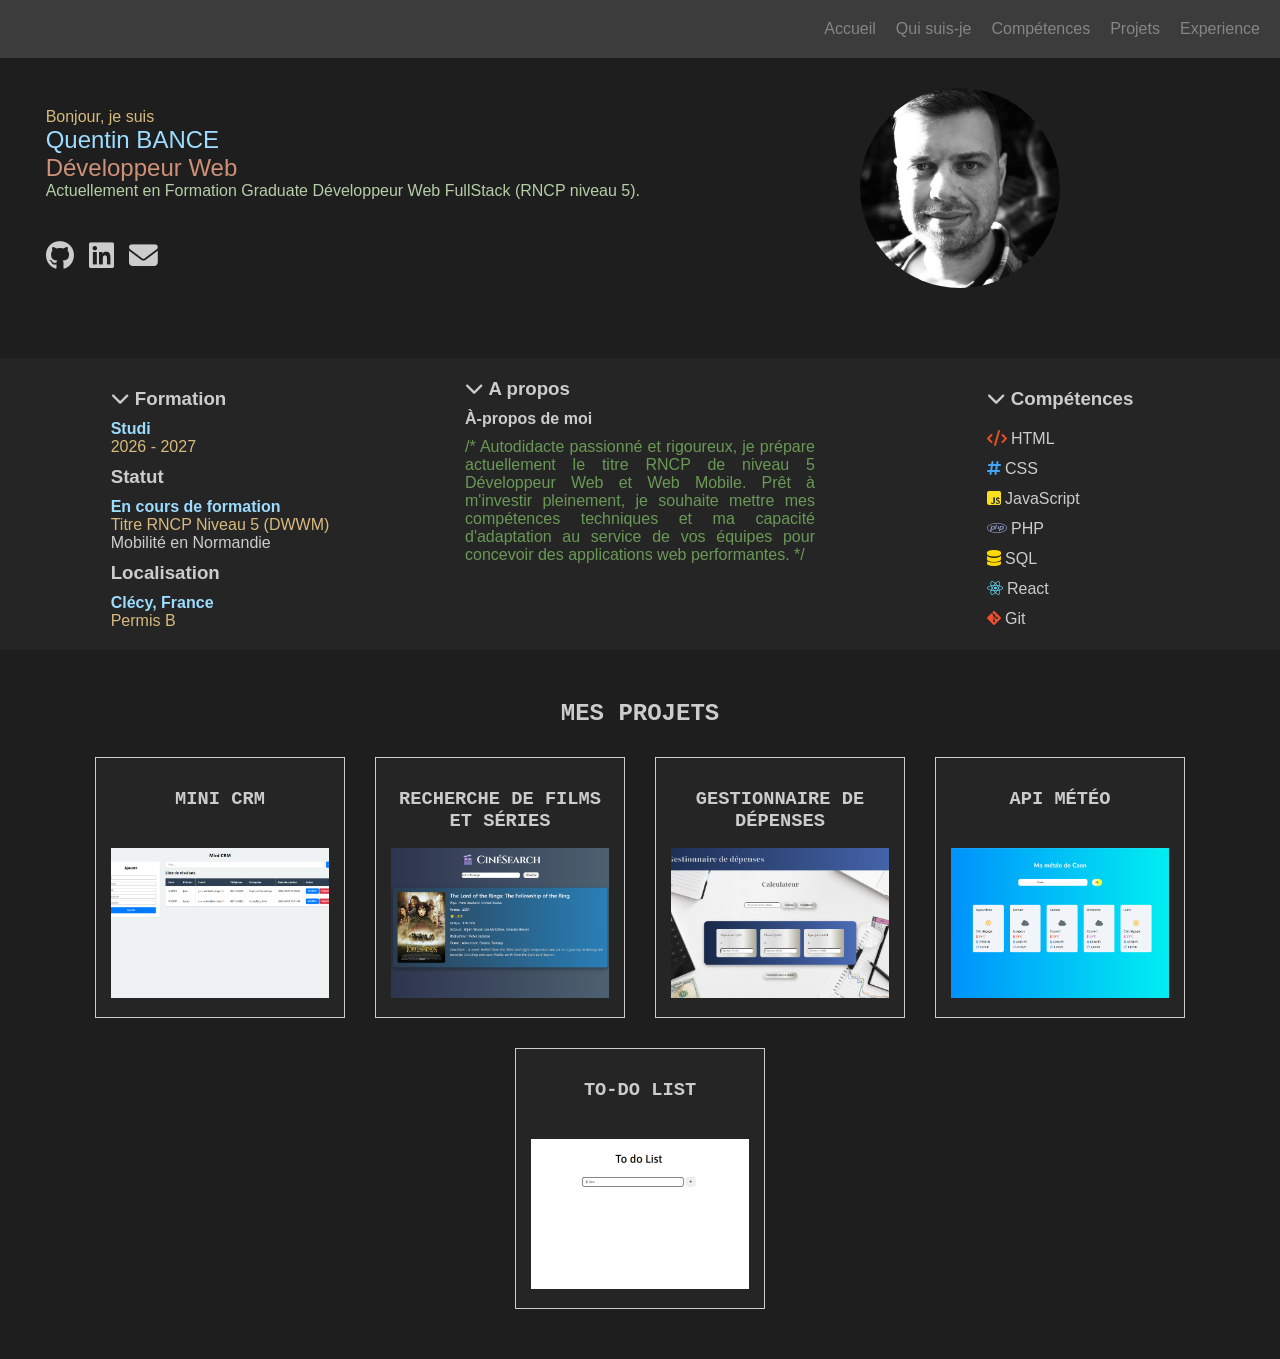
<file: index.html>
<!DOCTYPE html>
<html lang="fr">
    <head>
        <meta charset="UTF-8">
        <meta name="viewport" content="width=device-width, initial-scale=1.0">
         <link href="CSS/style.css" rel="stylesheet" >
         <link rel="stylesheet" href="https://cdnjs.cloudflare.com/ajax/libs/font-awesome/6.6.0/css/all.min.css" integrity="sha512-Kc323vGBEqzTmouAECnVceyQqyqdsSiqLQISBL29aUW4U/M7pSPA/gEUZQqv1cwx4OnYxTxve5UMg5GT6L4JJg==" crossorigin="anonymous" referrerpolicy="no-referrer" />
         
        <title>Portfolio</title>
    </head>
    <body>
        <header id="navbar-container"></header>
        <main>
            <section class="hero">
               
                <div class="hero-text">
                    <p id="intro-hero"></p>
                    <h1 id="nom-hero"></h1>
                    <h2 id="titre-hero"></h2>
                    <p id="description-hero"></p>
                     <div class="hero-social" id="hero-social"></div>
                </div>
                 <img id="photo-profil" src="" alt="photo de profil">
            </section>

            <div class="container">
                <section class="infoProCategorie">
                    <h3 id="formation-Pro"></h3>
                    <h4 id="ecole"></h4>
                    <p id="anneeScolaire"></p>
                    <h3 id="statutProCategorie"></h3>
                    <h4 id="statutProActuel"></h4>
                    <p id="dispoPro"></p>
                     <p id="mobilite"></p>
                    <h3 id="localisationCategorie"></h3>
                    <h4 id="VilleActuelle"></h4>
                    <p id="permis"></p>
                </section>
                <section class="aPropos">
                    <h3 id="titre-aPropos"></h3>
                    <h4 id="sous-titre-aPropos"></h4>
                    <p id="description-aPropos"></p>
                </section>
                <section class="competencesSynthese">
                    <h3 id="titreCompetences"></h3>
                    <div id="liste-competences"></div>
                </section>
            </div>
             <section class="section-projets">
    <h2>MES PROJETS</h2>
    <div id="liste-projets-index"></div>
</section>
        </main>
            <script src="JavaScript/navbar.js"></script>
            <script src="JavaScript/index.js"></script>
          
    </body>
    </html>
</file>
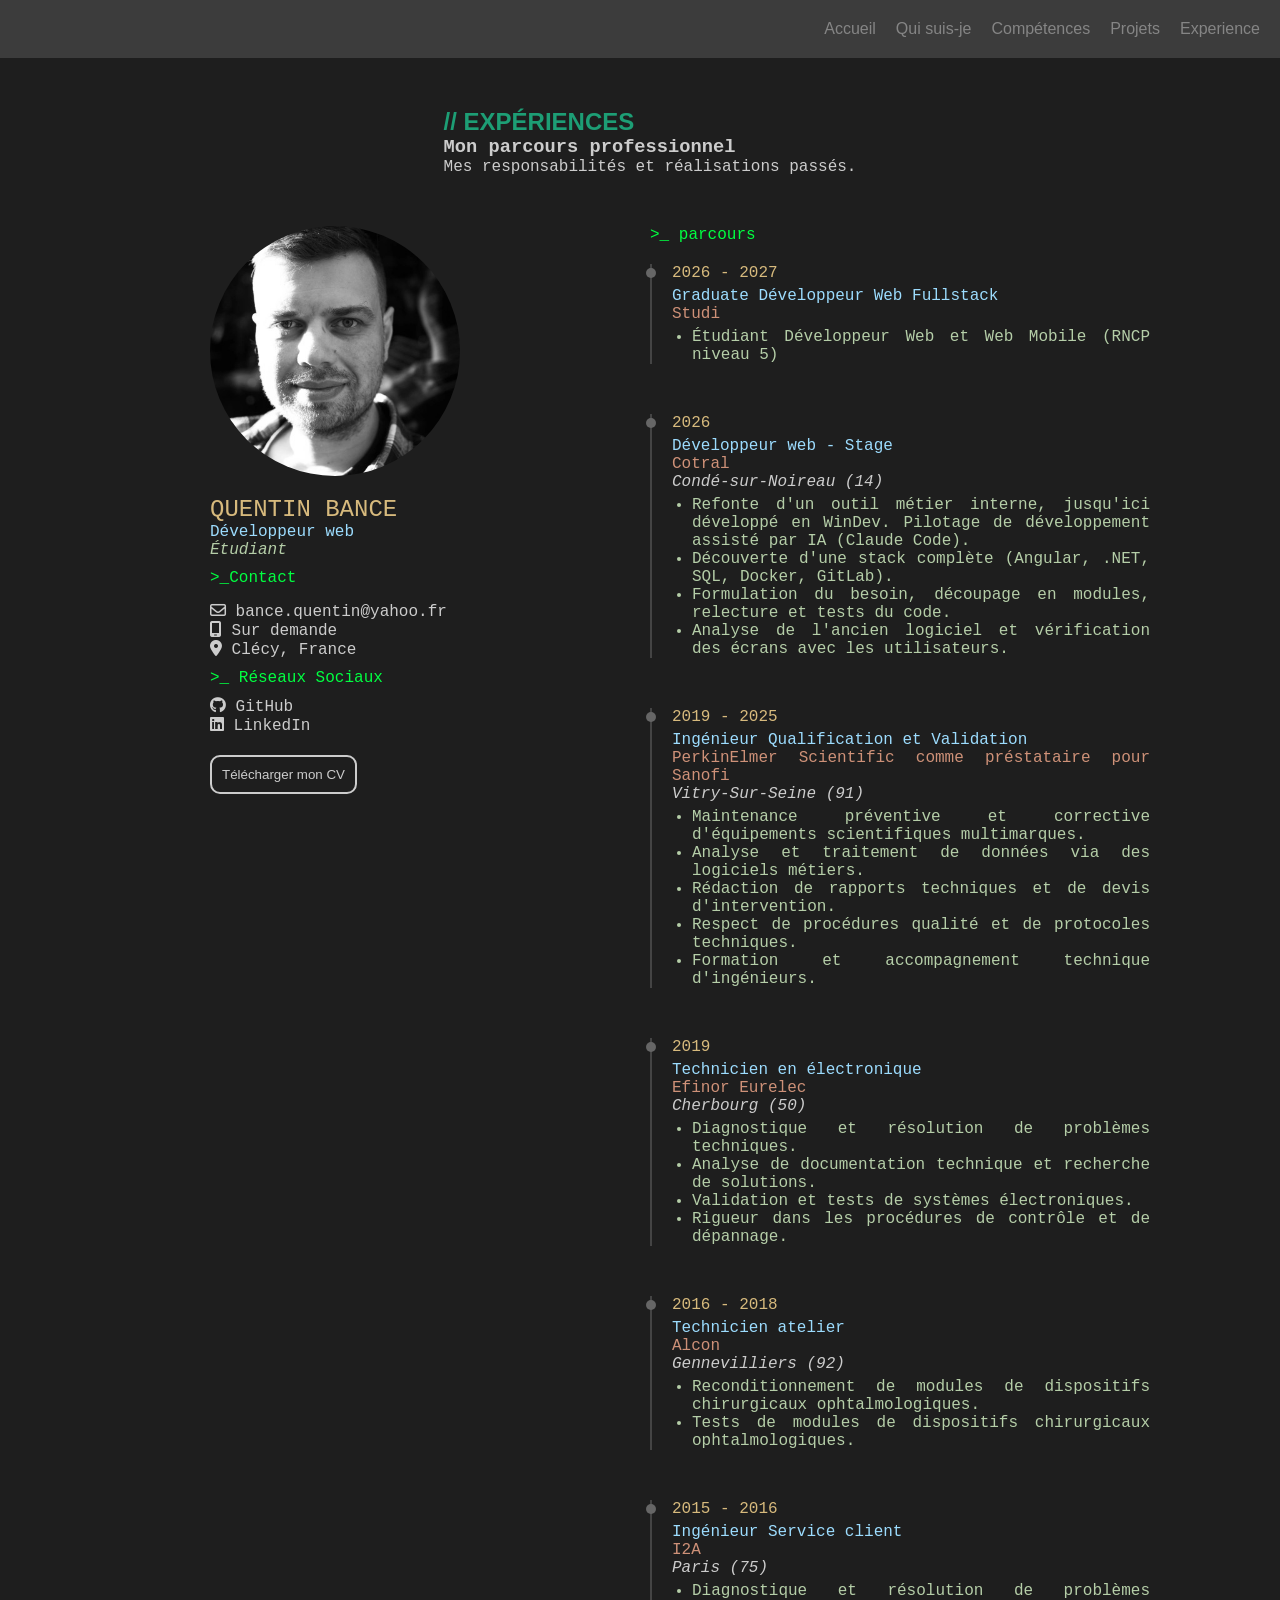
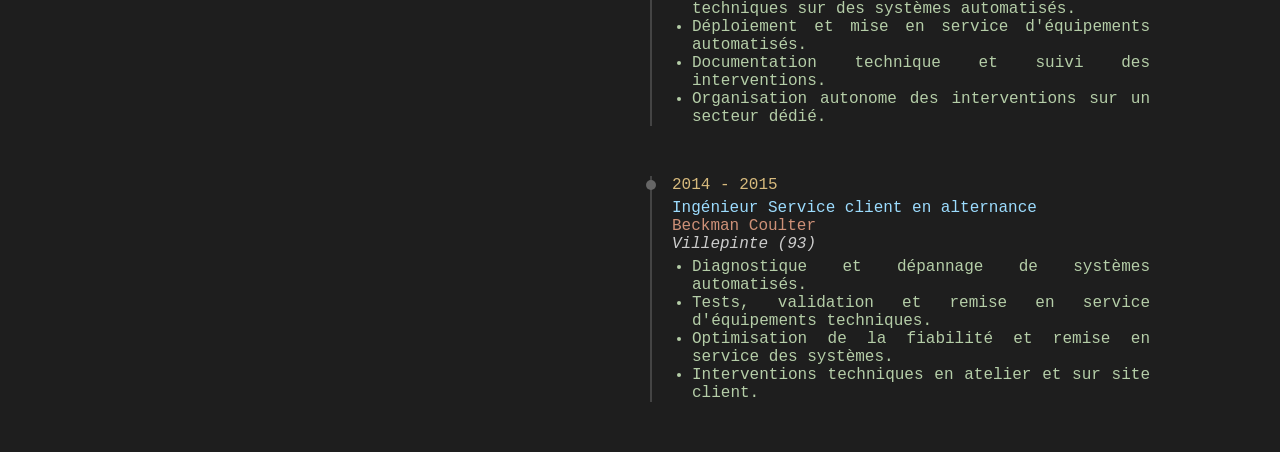
<file: experience.html>
<!DOCTYPE html>
<html lang="fr">
<head>
    <meta charset="UTF-8">
    <meta name="viewport" content="width=device-width, initial-scale=1.0">
    <link rel="stylesheet" href="https://cdnjs.cloudflare.com/ajax/libs/font-awesome/6.5.1/css/all.min.css">
    <link href="CSS/style.css" rel="stylesheet" >
    <title>Experience</title>
</head>
<body>
    <header id="navbar-container"></header>
    <main>
        <div class="conteneurCv">
            <div id="conteneurTitres">
                <h2 id="titreExperiences"></h2>
                <h3 id="sousTitreExperiences"></h3>
                    <p id="descriptionExperiences"></p>
            </div>
            <div class="cv-content">
                <div id="cv-sidebar"></div>
                <div id="cv-parcours"></div>
            </div>
    </div>
    </main>
    <script src="JavaScript/navbar.js"></script> 
     <script src="JavaScript/experience.js"></script>
</body>
</html>
</file>
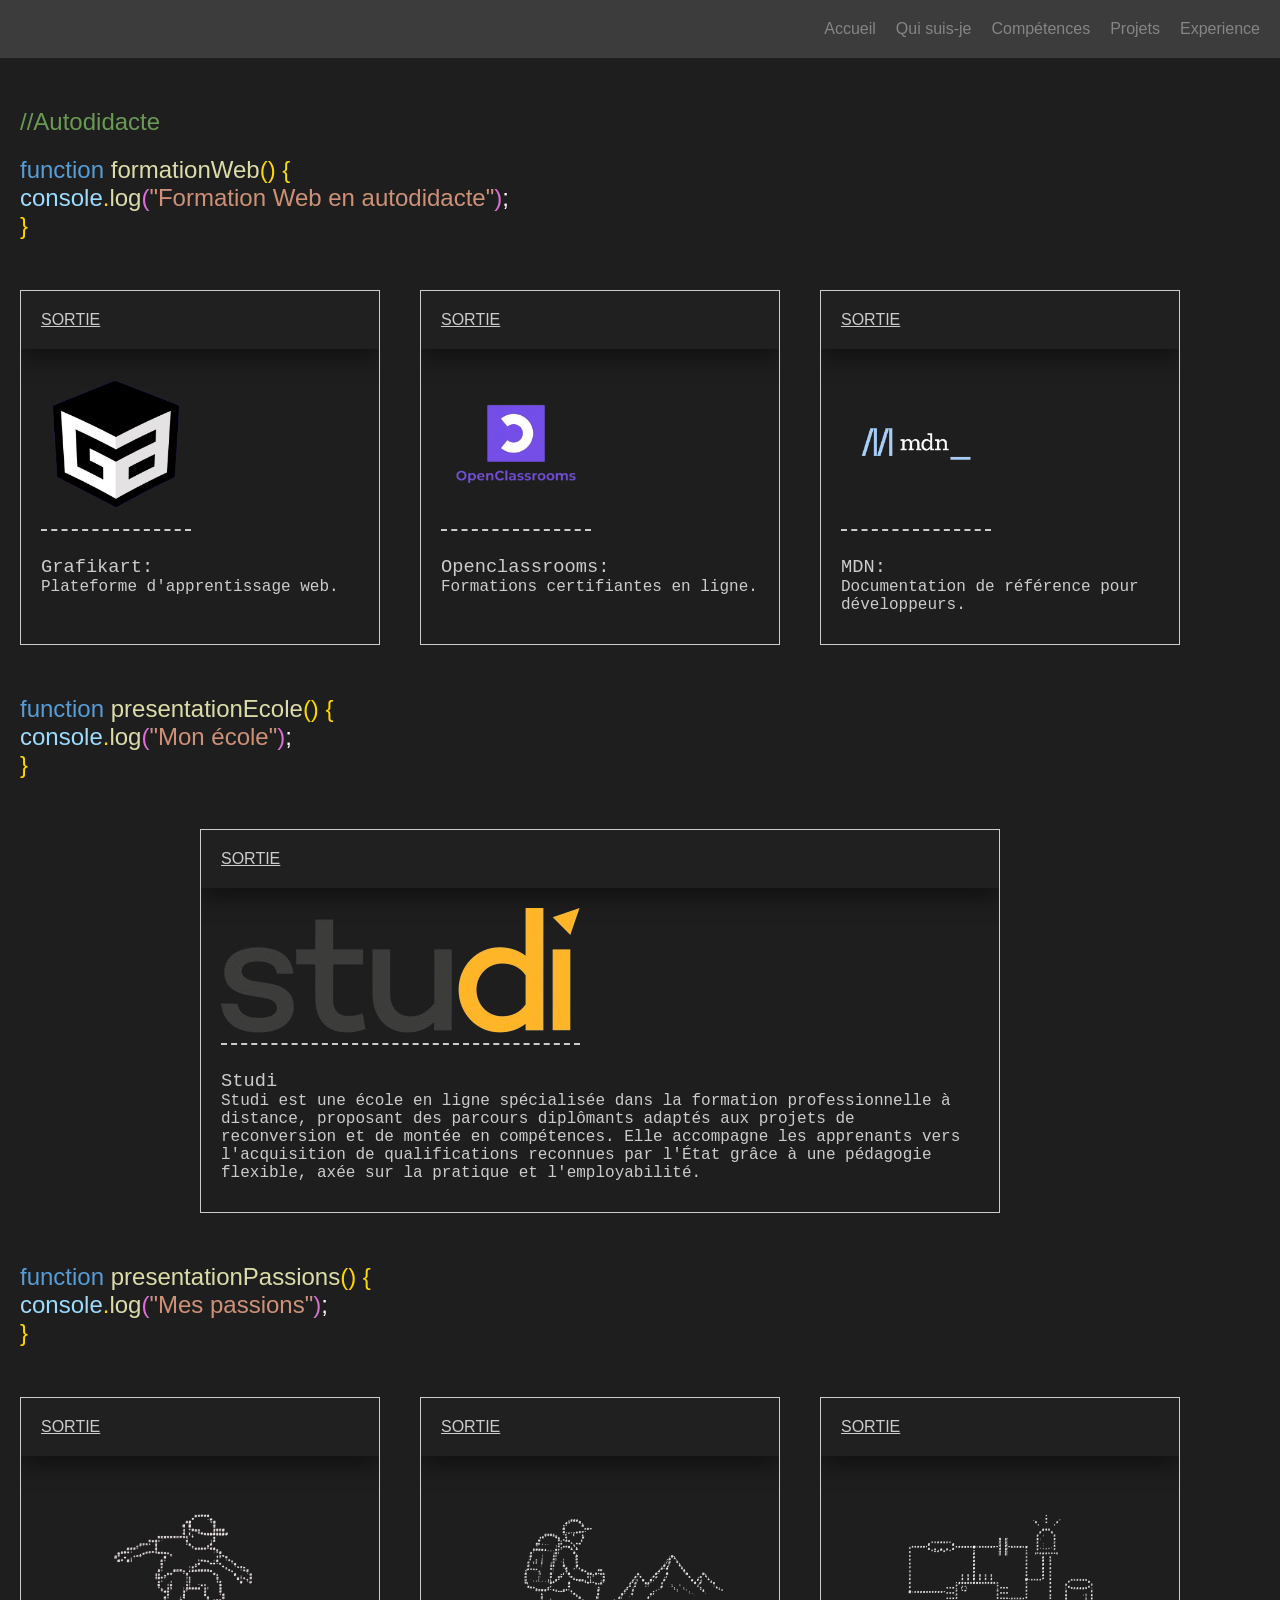
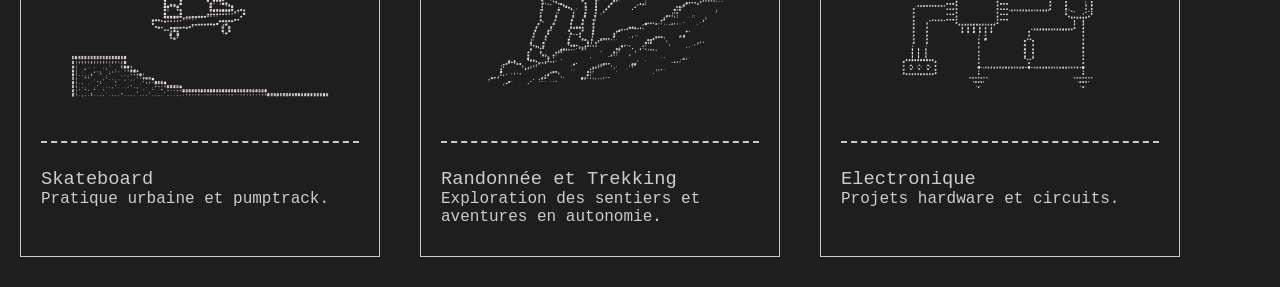
<file: profil.html>
<!DOCTYPE html>
<html lang="fr">
<head>
    <meta charset="UTF-8">
    <meta name="viewport" content="width=device-width, initial-scale=1.0">
    <link href="CSS/style.css" rel="stylesheet" >
    <title>Qui suis-je</title>
</head>
<body>
    <header id="navbar-container"></header>
    <main>
        <div class="containerProfil">
                <h2 id="titre-profil"></h2>
                <h2 id="sousTitre-profil"></h2>
                <div id="liste-sites"></div>
        </div>
        <div class="containerEcole">
            <h2 id="titre-ecole"></h2>
            <div id="liste-ecole"></div>
        </div>
        <div class="containerPassions">
            <h2 id="titre-passions"></h2>
            <div id="liste-passions"></div>
        </div>
    </main>
   <script src="JavaScript/navbar.js"></script> 
   <script src="JavaScript/profil.js"></script> 
</body>
</html>
</file>
<file: CSS/style.css>
.containerProfil {
  color: #FFFFFF;
  justify-self: center;
  width: 100%;
  max-width: 1200px;
  box-sizing: border-box;
  padding: 0 20px;
}
.containerProfil section img {
  width: 150px;
  height: 150px;
  -o-object-fit: contain;
     object-fit: contain;
}
.containerProfil #titre-profil {
  margin-top: 50px;
  font-weight: 400;
  text-align: left;
  color: #6A9955;
}
.containerProfil #sousTitre-profil {
  margin-top: 20px;
  font-weight: 400;
  text-align: left;
  color: #FFD700;
}
.containerProfil #sousTitre-profil .kw {
  color: #569CD6;
}
.containerProfil #sousTitre-profil .fn {
  color: #DCDCAA;
}
.containerProfil #sousTitre-profil .obj {
  color: #9CDCFE;
}
.containerProfil #sousTitre-profil .meth {
  color: #DCDCAA;
}
.containerProfil #sousTitre-profil .str {
  color: #CE9178;
}
.containerProfil #sousTitre-profil .synt {
  color: #FFFFFF;
}
.containerProfil #sousTitre-profil .par {
  color: #DA70D6;
}

#liste-sites {
  display: grid;
  grid-template-columns: repeat(3, 1fr);
  gap: 40px;
  margin-top: 50px;
  font-family: Consolas, "Liberation Mono", Courier, monospace;
  color: #CCCCCC;
  text-align: left;
}
#liste-sites section {
  font-family: "Cascadia Code", "Consolas", "Courier New", monospace;
  background-color: #1E1E1E;
  padding: 0;
  overflow: hidden;
  border: 1px solid #CCCCCC;
  width: 100%;
  box-sizing: border-box;
}
#liste-sites section .entete-site {
  font-family: "Segoe UI", Tahoma, Geneva, Verdana, sans-serif;
  text-decoration: underline;
  background-color: #202020;
  padding: 20px;
  margin: 0;
  width: 100%;
  box-sizing: border-box;
  box-shadow: 0 8px 24px rgba(0, 0, 0, 0.5);
}
#liste-sites section h3 {
  margin-top: 20px;
  font-weight: 400;
}
#liste-sites section img,
#liste-sites section h3,
#liste-sites section p:not(.entete-site) {
  margin-left: 20px;
  margin-right: 20px;
}
#liste-sites section img {
  margin-top: 20px;
  border-bottom: 2px dashed #CCCCCC;
  padding-bottom: 10px;
  max-width: calc(100% - 40px);
  height: auto;
}
#liste-sites section p:not(.entete-site) {
  margin-bottom: 30px;
}

/* ECOLE */
.containerEcole {
  justify-self: center;
  width: 100%;
  max-width: 1200px;
  box-sizing: border-box;
  padding: 0 20px;
}
.containerEcole #titre-ecole {
  margin-top: 50px;
  font-weight: 400;
  text-align: left;
  color: #FFD700;
}
.containerEcole #titre-ecole .kw {
  color: #569CD6;
}
.containerEcole #titre-ecole .fn {
  color: #DCDCAA;
}
.containerEcole #titre-ecole .obj {
  color: #9CDCFE;
}
.containerEcole #titre-ecole .meth {
  color: #DCDCAA;
}
.containerEcole #titre-ecole .str {
  color: #CE9178;
}
.containerEcole #titre-ecole .synt {
  color: #FFFFFF;
}
.containerEcole #titre-ecole .par {
  color: #DA70D6;
}

#liste-ecole {
  display: flex;
  flex-direction: column;
  justify-content: center;
  align-items: center;
  color: #CCCCCC;
  margin-top: 50px;
  width: 100%;
}
#liste-ecole section {
  font-family: "Cascadia Code", "Consolas", "Courier New", monospace;
  background-color: #1E1E1E;
  padding: 0;
  overflow: hidden;
  border: 1px solid #CCCCCC;
  width: 100%;
  max-width: 800px;
  box-sizing: border-box;
}
#liste-ecole section .entete-ecole {
  font-family: "Segoe UI", Tahoma, Geneva, Verdana, sans-serif;
  text-decoration: underline;
  background-color: #202020;
  padding: 20px;
  margin: 0;
  width: 100%;
  box-sizing: border-box;
  box-shadow: 0 8px 24px rgba(0, 0, 0, 0.5);
}
#liste-ecole section h3 {
  margin-top: 20px;
  font-weight: 400;
}
#liste-ecole section img,
#liste-ecole section h3,
#liste-ecole section p:not(.entete-ecole) {
  margin-left: 20px;
  margin-right: 20px;
}
#liste-ecole section img {
  margin-top: 20px;
  border-bottom: 2px dashed #CCCCCC;
  padding-bottom: 10px;
  max-width: calc(100% - 40px);
  height: auto;
}
#liste-ecole section p:not(.entete-ecole) {
  margin-bottom: 30px;
}
#liste-ecole section p {
  width: auto !important;
  box-sizing: border-box;
  text-align: left;
}

/* PASSIONS */
.containerPassions {
  justify-self: center;
  width: 100%;
  max-width: 1200px;
  box-sizing: border-box;
  padding: 0 20px;
  margin-bottom: 30px;
}
.containerPassions #titre-passions {
  margin-top: 50px;
  font-weight: 400;
  text-align: left;
  color: #FFD700;
}
.containerPassions #titre-passions .kw {
  color: #569CD6;
}
.containerPassions #titre-passions .fn {
  color: #DCDCAA;
}
.containerPassions #titre-passions .obj {
  color: #9CDCFE;
}
.containerPassions #titre-passions .meth {
  color: #DCDCAA;
}
.containerPassions #titre-passions .str {
  color: #CE9178;
}
.containerPassions #titre-passions .synt {
  color: #FFFFFF;
}
.containerPassions #titre-passions .par {
  color: #DA70D6;
}

#liste-passions {
  display: grid;
  grid-template-columns: repeat(3, 1fr);
  gap: 40px;
  margin-top: 50px;
  font-family: Consolas, "Liberation Mono", Courier, monospace;
  color: #CCCCCC;
  text-align: left;
}
#liste-passions section {
  font-family: "Cascadia Code", "Consolas", "Courier New", monospace;
  background-color: #1E1E1E;
  padding: 0;
  overflow: hidden;
  border: 1px solid #CCCCCC;
  width: 100%;
  box-sizing: border-box;
}
#liste-passions section .entete-passions {
  font-family: "Segoe UI", Tahoma, Geneva, Verdana, sans-serif;
  text-decoration: underline;
  background-color: #202020;
  padding: 20px;
  margin: 0;
  width: 100%;
  box-sizing: border-box;
  box-shadow: 0 8px 24px rgba(0, 0, 0, 0.5);
}
#liste-passions section h3 {
  margin-top: 20px;
  font-weight: 400;
}
#liste-passions section img,
#liste-passions section h3,
#liste-passions section p:not(.entete-passions) {
  margin-left: 20px;
  margin-right: 20px;
}
#liste-passions section img {
  margin-top: 20px;
  border-bottom: 2px dashed #CCCCCC;
  padding-bottom: 10px;
  max-width: calc(100% - 40px);
  height: auto;
}
#liste-passions section p:not(.entete-passions) {
  margin-bottom: 30px;
}
#liste-passions section p {
  width: auto !important;
  text-align: left;
}

@media screen and (max-width: 1024px) {
  #liste-sites,
  #liste-passions {
    grid-template-columns: repeat(2, 1fr);
    gap: 25px;
  }
}
@media screen and (max-width: 768px) {
  .containerProfil,
  .containerEcole,
  .containerPassions {
    padding: 0 10px;
  }
  #liste-sites,
  #liste-passions {
    grid-template-columns: 1fr;
    gap: 25px;
    margin-top: 25px;
  }
  #liste-ecole {
    margin-top: 25px;
  }
  #liste-sites section img,
  #liste-sites section h3,
  #liste-sites section p:not(.entete-site),
  #liste-sites section p:not(.entete-ecole),
  #liste-sites section p:not(.entete-passions),
  #liste-ecole section img,
  #liste-ecole section h3,
  #liste-ecole section p:not(.entete-site),
  #liste-ecole section p:not(.entete-ecole),
  #liste-ecole section p:not(.entete-passions),
  #liste-passions section img,
  #liste-passions section h3,
  #liste-passions section p:not(.entete-site),
  #liste-passions section p:not(.entete-ecole),
  #liste-passions section p:not(.entete-passions) {
    margin-left: 15px;
    margin-right: 15px;
  }
  #liste-sites section img,
  #liste-ecole section img,
  #liste-passions section img {
    max-width: calc(100% - 30px);
  }
}
.Conteneurskills {
  color: #CCCCCC;
  margin-left: 100px;
  font-family: Consolas, "Liberation Mono", Courier, monospace;
  align-items: stretch;
}
.Conteneurskills h2 {
  margin-top: 50px;
}

#liste-skills {
  display: grid;
  grid-template-columns: repeat(3, 1fr);
  gap: 50px;
  margin-top: 50px;
}

.liste-details-skill li {
  display: flex;
  align-items: flex-start;
  gap: 0.5rem;
  font-size: 0.9rem;
  line-height: 1.4;
  width: 300px;
  text-align: justify;
}

.puce {
  color: #6E7681;
  font-weight: bold;
  flex-shrink: 0;
}

.titre-skill {
  display: flex;
  align-items: center;
  gap: 0.5rem;
  font-size: 1.05rem;
  font-weight: 700;
  margin-bottom: 1rem;
}

@media screen and (min-width: 769px) and (max-width: 1024px) {
  .Conteneurskills {
    margin-left: 80px;
    margin-right: 40px;
    margin-bottom: 50px;
  }
  #liste-skills {
    grid-template-columns: 1fr;
    gap: 50px;
  }
  .liste-details-skill li {
    width: 100%;
  }
}
@media screen and (max-width: 768px) {
  .Conteneurskills {
    margin-left: 20px;
    margin-right: 20px;
    margin-bottom: 50px;
  }
  #liste-skills {
    grid-template-columns: 1fr;
    gap: 30px;
  }
  .liste-details-skill li {
    width: 100%;
  }
}
.conteneurProjets {
  color: #CCCCCC;
  margin-top: 50px;
}
.conteneurProjets #titreProjet {
  margin-left: 30px;
}
.conteneurProjets #liste-Projets {
  font-family: Consolas, "Liberation Mono", Courier, monospace;
  margin-top: 50px;
  display: flex;
  flex-direction: column;
  gap: 40px;
  margin-left: 200px;
}
.conteneurProjets #liste-Projets .colonne-project {
  display: flex;
  flex-direction: column;
  align-items: flex-start;
  gap: 10px;
  max-width: 700px;
  padding: 20px;
  border: 2px solid;
}
.conteneurProjets #liste-Projets .colonne-project .ligne-project {
  display: flex;
  flex-direction: row;
  align-items: center;
  gap: 20px;
}
.conteneurProjets #liste-Projets .colonne-project .ligne-project .icone-project {
  width: 250px;
  height: 150px;
}
.conteneurProjets #liste-Projets .colonne-project .ligne-project .contenu-project {
  display: flex;
  flex-direction: column;
  align-items: flex-start;
  gap: 10px;
}
.conteneurProjets #liste-Projets .colonne-project .ligne-project .contenu-project .liste-details-projet {
  list-style: none;
  padding: 0;
  margin: 0;
}
.conteneurProjets #liste-Projets .colonne-project .ligne-project .contenu-project .badge-language {
  font-size: 1.8rem;
}
.conteneurProjets #liste-Projets .colonne-project .ligne-project .contenu-project .liens-project {
  display: flex;
  flex-direction: row;
  gap: 12px;
}
.conteneurProjets #liste-Projets .colonne-project .ligne-project .contenu-project .liens-project .lien-github, .conteneurProjets #liste-Projets .colonne-project .ligne-project .contenu-project .liens-project .lien-internet {
  text-decoration: none;
  color: #CCCCCC;
  border: 1px solid;
  padding: 8px;
}
.conteneurProjets #liste-Projets .colonne-project .ligne-project .contenu-project .liens-project .lien-github:hover, .conteneurProjets #liste-Projets .colonne-project .ligne-project .contenu-project .liens-project .lien-internet:hover {
  background-color: #20C20E;
  color: #FFFFFF;
}

@media screen and (max-width: 1024px) {
  .conteneurProjets {
    padding: 0 15px;
    margin-top: 30px;
  }
  #liste-Projets {
    margin-top: 25px;
    gap: 30px;
    margin-left: 0 !important;
    padding: 0;
  }
  .colonne-project {
    max-width: 100%;
    padding: 15px;
    margin-bottom: 20px;
  }
  .ligne-project {
    flex-direction: column;
    align-items: stretch;
    gap: 15px;
  }
  .icone-project {
    width: 100%;
    height: auto;
    max-height: 220px;
  }
  .contenu-project {
    width: 100%;
  }
}
@media screen and (max-width: 480px) {
  #titreProjet {
    font-size: 1.4rem;
  }
  .colonne-project {
    padding: 12px;
    margin-bottom: 20px;
  }
  .icone-project {
    max-height: 180px;
  }
}
#conteneurTitres {
  display: flex;
  flex-direction: column;
  align-items: flex-start;
  text-align: left;
  width: -moz-fit-content;
  width: fit-content;
  align-self: center;
  margin: 50px auto;
  color: #CCCCCC;
  font-family: Consolas, "Liberation Mono", Courier, monospace;
}
#conteneurTitres #titreExperiences {
  font-family: "Segoe UI", Tahoma, Geneva, Verdana, sans-serif;
  color: #1D9E75;
}

.conteneurCv {
  margin-left: 20px;
}
.conteneurCv .cv-content {
  display: grid;
  grid-template-columns: repeat(2, 1fr);
  color: #CCCCCC;
  font-family: Consolas, "Liberation Mono", Courier, monospace;
}
.conteneurCv .cv-content .categorie-experiences {
  color: #00FF41;
}
.conteneurCv .cv-content .colonne-experiences {
  border-left: 2px solid #444444;
  padding-left: 20px;
  position: relative;
  width: 500px;
  text-align: justify;
  margin-bottom: 50px;
}
.conteneurCv .cv-content .colonne-experiences::before {
  content: "";
  width: 10px;
  height: 10px;
  border-radius: 50%;
  background: #666666;
  position: absolute;
  left: -6px;
  top: 4px;
}
.conteneurCv .cv-content .colonne-experiences .date-experiences {
  margin-top: 20px;
  color: #D7BA7D;
}
.conteneurCv .cv-content .colonne-experiences .poste-experiences, .conteneurCv .cv-content .colonne-experiences .missions-experiences {
  margin-top: 5px;
}
.conteneurCv .cv-content .colonne-experiences .poste-experiences {
  color: #9CDCFE;
}
.conteneurCv .cv-content .colonne-experiences .entreprise-experiences {
  color: #CE9178;
}
.conteneurCv .cv-content .colonne-experiences .ville-experiences {
  font-style: italic;
}
.conteneurCv .cv-content .colonne-experiences .missions-experiences {
  margin-left: 20px;
  color: #B5CEA8;
}
.conteneurCv .cv-content .colonne-sidebar {
  display: flex;
  flex-direction: column;
  align-items: flex-start;
  width: -moz-fit-content;
  width: fit-content;
  margin: 0 auto;
}
.conteneurCv .cv-content .colonne-sidebar a {
  text-decoration: none;
  color: #CCCCCC;
}
.conteneurCv .cv-content .colonne-sidebar a:hover {
  text-decoration: underline;
}
.conteneurCv .cv-content .colonne-sidebar .photo-profil-sidebar {
  border-radius: 50%;
  width: 250px;
  height: 250px;
}
.conteneurCv .cv-content .colonne-sidebar .denomination-sidebar {
  margin-top: 20px;
  font-size: 1.5rem;
  color: #D7BA7D;
}
.conteneurCv .cv-content .colonne-sidebar .categorie-sidebar {
  margin-top: 10px;
  color: #00FF41;
  margin-bottom: 10px;
}
.conteneurCv .cv-content .colonne-sidebar .email-sidebar {
  margin-top: 5px;
  text-decoration: none;
  color: inherit;
}
.conteneurCv .cv-content .colonne-sidebar .email-sidebar:hover {
  text-decoration: underline;
}
.conteneurCv .cv-content .colonne-sidebar .poste-sidebar {
  color: #9CDCFE;
}
.conteneurCv .cv-content .colonne-sidebar .statut-sidebar {
  font-style: italic;
  color: #B5CEA8;
}
.conteneurCv .cv-content .colonne-sidebar .bouton-cv {
  margin-top: 20px;
  padding: 10px;
  background: transparent;
  color: #CCCCCC;
  border-radius: 10px;
  border: 2px solid #CCCCCC;
  cursor: pointer;
}
.conteneurCv .cv-content .colonne-sidebar .bouton-cv:active {
  transform: scale(0.98);
}

@media screen and (max-width: 1024px) {
  .cv-content {
    grid-template-columns: 1fr;
    gap: 40px;
  }
  .colonne-sidebar {
    margin: 0 auto 30px auto;
    align-items: center;
    text-align: center;
  }
  .colonne-experiences {
    width: 100%;
    max-width: 600px;
    margin: 0 auto 40px auto;
  }
  #conteneurTitres {
    margin: 30px auto;
  }
}
@media screen and (max-width: 768px) {
  .conteneurCv {
    margin-left: 10px;
    margin-right: 10px;
  }
  #conteneurTitres {
    margin: 20px auto;
    align-items: center;
    text-align: center;
  }
  .colonne-sidebar .photo-profil-sidebar {
    width: 180px;
    height: 180px;
  }
  .colonne-sidebar .denomination-sidebar {
    font-size: 1.25rem;
  }
  .colonne-experiences {
    text-align: left;
    padding-left: 15px;
  }
  .colonne-experiences .missions-experiences {
    margin-left: 10px;
  }
}
* {
  margin: 0;
  padding: 0;
  box-sizing: border-box;
}

body {
  background-color: #1E1E1E;
  font-family: "Segoe UI", Tahoma, Geneva, Verdana, sans-serif;
}

.barre-nav {
  background-color: #3C3C3C;
  padding: 20px;
}
.barre-nav .menu {
  display: flex;
  flex-direction: row;
  justify-content: flex-end;
  gap: 20px;
}
.barre-nav .menu a {
  color: #858585;
  text-decoration: none;
  font-family: "Segoe UI", Tahoma, Geneva, Verdana, sans-serif;
}
.barre-nav .menu a:hover {
  color: #FFFFFF;
}

.hero {
  display: grid;
  grid-template-columns: 1fr 1fr;
  padding-top: 50px;
  font-family: "Segoe UI", Tahoma, Geneva, Verdana, sans-serif;
  background-color: #1E1E1E;
  color: #FFFFFF;
}
.hero .hero-text {
  justify-self: end;
}
.hero .hero-text #intro-hero {
  color: #D7BA7D;
}
.hero .hero-text #nom-hero {
  color: #9CDCFE;
  font-weight: 400;
}
.hero .hero-text #titre-hero {
  color: #CE9178;
  font-weight: 300;
}
.hero .hero-text #description-hero {
  color: #B5CEA8;
}
.hero #photo-profil {
  justify-self: center;
  position: relative;
  top: -20px;
  height: 200px;
  width: 200px;
  border-radius: 50%;
  -o-object-fit: cover;
     object-fit: cover;
}
.hero .hero-social {
  margin-top: 40px;
}
.hero .hero-social a {
  color: #CCCCCC;
  font-size: 1.8rem;
  text-decoration: none;
  margin-right: 15px;
  transition: color 0.3s ease;
}
.hero .hero-social a:hover {
  color: #9CDCFE;
}

.container {
  display: grid;
  grid-template-columns: repeat(3, 1fr);
  gap: 20px;
  margin-top: 50px;
  border: none;
  background-color: #252526;
  padding: 20px;
  align-items: stretch;
}
.container .infoProCategorie {
  justify-self: center;
  color: #CCCCCC;
}
.container .infoProCategorie #formation-Pro, .container .infoProCategorie #statutProCategorie, .container .infoProCategorie #localisationCategorie, .container .infoProCategorie #ecole, .container .infoProCategorie #statutProActuel, .container .infoProCategorie #VilleActuelle {
  margin-top: 10px;
}
.container .infoProCategorie #ecole, .container .infoProCategorie #statutProActuel, .container .infoProCategorie #VilleActuelle {
  color: #9CDCFE;
}
.container .infoProCategorie #anneeScolaire, .container .infoProCategorie #dispoPro, .container .infoProCategorie #permis {
  color: #D7BA7D;
}
.container .aPropos {
  text-align: left;
  color: #CCCCCC;
}
.container .aPropos #titre-aPropos {
  width: 350px;
  margin-inline: auto;
}
.container .aPropos #sous-titre-aPropos, .container .aPropos #description-aPropos {
  margin-top: 10px;
  width: 350px;
  margin-inline: auto;
}
.container .aPropos #description-aPropos {
  text-align: justify;
  color: #6A9955;
}
.container .competencesSynthese {
  justify-self: center;
  text-align: center;
  color: #CCCCCC;
}
.container .competencesSynthese #titreCompetences {
  margin-top: 10px;
}
.container .competencesSynthese #liste-competences {
  margin-top: 20px;
  text-align: start;
  display: flex;
  flex-direction: column;
  gap: 12px;
}

.section-projets {
  width: 100%;
  margin-top: 50px;
  margin-bottom: 50px;
  text-align: center;
}
.section-projets h2 {
  color: #CCCCCC;
  font-family: Consolas, "Liberation Mono", Courier, monospace;
}
.section-projets #liste-projets-index {
  display: flex;
  flex-wrap: wrap;
  justify-content: center;
  gap: 30px;
  width: 100%;
  max-width: 1200px;
  margin: 30px auto 0 auto !important;
  padding: 0 15px;
  box-sizing: border-box;
}
.section-projets #liste-projets-index .carte-projet-index {
  background-color: #252526;
  border: 1px solid #CCCCCC;
  padding: 15px;
  width: 250px;
  text-align: center;
  box-sizing: border-box;
}
.section-projets #liste-projets-index .carte-projet-index .img-projet-index {
  width: 100%;
  height: 150px;
  -o-object-fit: cover;
     object-fit: cover;
}
.section-projets #liste-projets-index .carte-projet-index h3 {
  color: #CCCCCC;
  margin-top: 15px;
  margin-bottom: 10px;
  font-family: Consolas, "Liberation Mono", Courier, monospace;
  height: 50px;
  display: flex;
  flex-direction: column;
  justify-content: flex-start;
  align-items: center;
}

@media screen and (max-width: 992px) {
  .container {
    grid-template-columns: repeat(2, 1fr);
  }
  .competencesSynthese {
    grid-column: span 2;
  }
  .competencesSynthese #liste-competences {
    align-items: center;
  }
}
@media screen and (max-width: 600px) {
  .barre-nav {
    padding: 15px 10px;
  }
  .barre-nav .menu {
    flex-direction: column;
    align-items: center;
    gap: 12px;
  }
  .barre-nav .menu a {
    font-size: 1.05rem;
    padding: 4px 0;
  }
  .hero {
    grid-template-columns: 1fr;
    text-align: center;
    padding-top: 30px;
    gap: 20px;
  }
  .hero .hero-text {
    justify-self: center;
    padding: 0 15px;
  }
  .hero #photo-profil {
    top: 0;
  }
  .container {
    grid-template-columns: 1fr;
    padding: 15px;
    gap: 30px;
  }
  .container .competencesSynthese {
    grid-column: span 1;
  }
  .carte-projet-index {
    width: 100%;
    max-width: 320px;
  }
}/*# sourceMappingURL=style.css.map */
</file>
